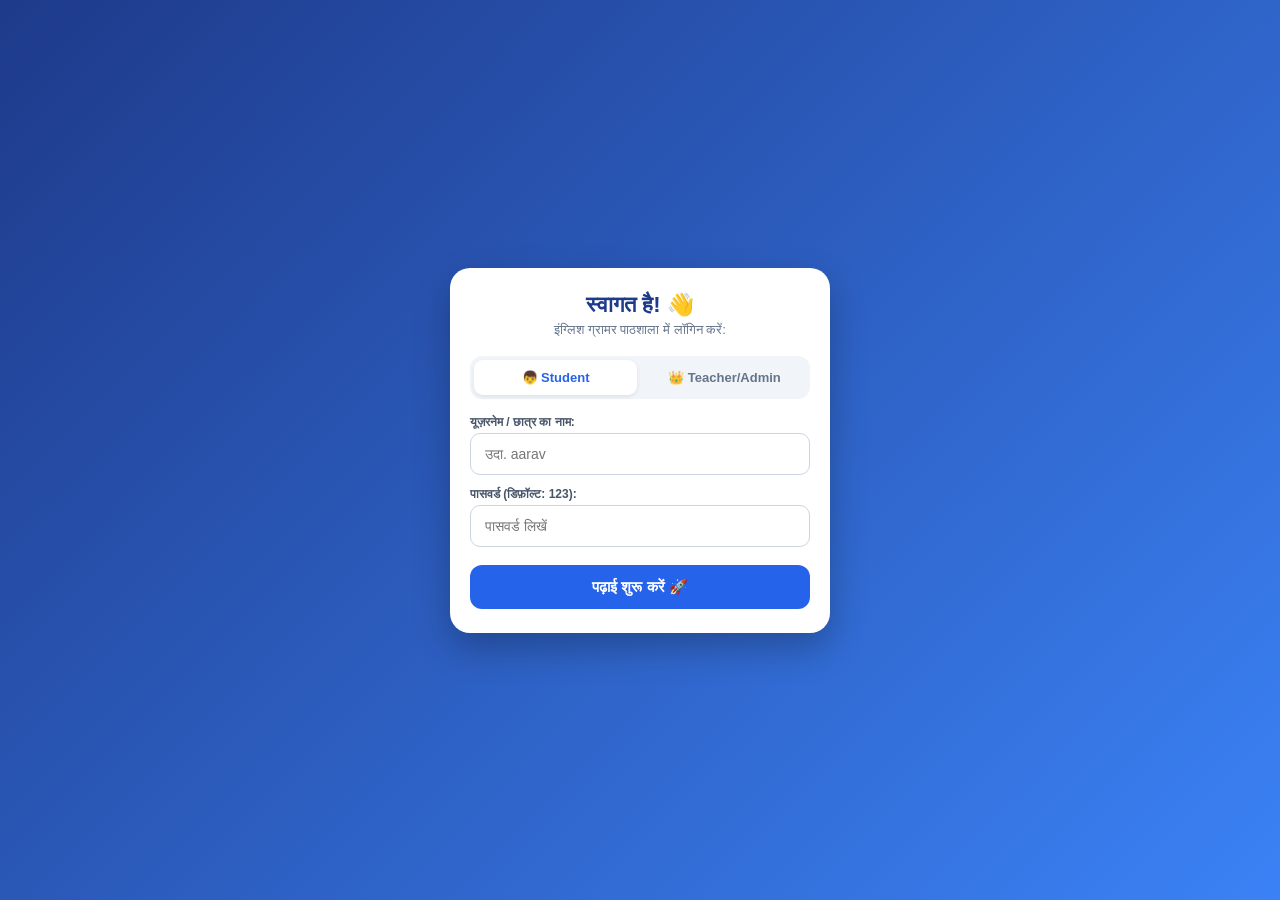
<file: kids_app.html>
<!DOCTYPE html>
<html lang="hi">
<head>
<meta charset="UTF-8">
<meta name="viewport" content="width=device-width, initial-scale=1.0, maximum-scale=1.0, user-scalable=no">
<title>Kids English Grammar Learning App</title>
<style>
  :root {
    --primary: #2563EB;
    --primary-light: #EFF6FF;
    --accent: #F59E0B;
    --success: #10B981;
    --danger: #EF4444;
    --purple: #7C3AED;
    --bg: #F8FAFC;
    --card: #FFFFFF;
    --text: #0F172A;
    --text-muted: #64748B;
  }

  * {
    box-sizing: border-box;
    margin: 0;
    padding: 0;
    -webkit-tap-highlight-color: transparent;
    font-family: -apple-system, BlinkMacSystemFont, "Segoe UI", Roboto, "Helvetica Neue", Arial, sans-serif;
  }

  body {
    background: var(--bg);
    color: var(--text);
    min-height: 100vh;
  }

  /* FULL-SCREEN ISOLATED LOGIN VIEW */
  #login-screen {
    position: fixed;
    top: 0; left: 0; width: 100%; height: 100%;
    background: linear-gradient(135deg, #1E3A8A, #3B82F6);
    display: flex;
    align-items: center;
    justify-content: center;
    padding: 16px;
    z-index: 9999;
  }
  .login-card {
    background: #FFFFFF;
    width: 100%;
    max-width: 380px;
    border-radius: 20px;
    padding: 24px 20px;
    box-shadow: 0 15px 35px rgba(0,0,0,0.25);
    text-align: center;
  }
  .login-card h2 { font-size: 22px; color: #1E3A8A; margin-bottom: 4px; font-weight: 800; }
  .login-card p { font-size: 13px; color: var(--text-muted); margin-bottom: 18px; }

  .role-toggle {
    display: flex;
    gap: 6px;
    background: #F1F5F9;
    padding: 4px;
    border-radius: 12px;
    margin-bottom: 16px;
  }
  .role-btn {
    flex: 1;
    border: none;
    padding: 10px;
    border-radius: 9px;
    font-weight: 700;
    font-size: 13px;
    cursor: pointer;
    background: transparent;
    color: #64748B;
  }
  .role-btn.active {
    background: #FFFFFF;
    color: var(--primary);
    box-shadow: 0 2px 5px rgba(0,0,0,0.08);
  }

  .field-group { text-align: left; margin-bottom: 12px; }
  .field-group label { font-size: 12px; font-weight: 700; color: #475569; display: block; margin-bottom: 4px; }
  .field-input {
    width: 100%;
    padding: 12px 14px;
    border: 1.5px solid #CBD5E1;
    border-radius: 10px;
    font-size: 14px;
    outline: none;
  }
  .field-input:focus { border-color: var(--primary); }

  .btn-submit-login {
    width: 100%;
    padding: 13px;
    border: none;
    background: var(--primary);
    color: white;
    font-weight: 800;
    font-size: 15px;
    border-radius: 12px;
    cursor: pointer;
    margin-top: 6px;
  }

  /* MAIN APP CONTENT (Hidden Until Authenticated) */
  #main-app {
    display: none;
    padding: 12px;
    padding-bottom: 90px;
  }

  .container { max-width: 600px; margin: 0 auto; }

  /* Top User Bar */
  .user-bar {
    display: flex;
    justify-content: space-between;
    align-items: center;
    background: #FFFFFF;
    padding: 10px 14px;
    border-radius: 14px;
    margin-bottom: 12px;
    box-shadow: 0 1px 4px rgba(0,0,0,0.05);
  }
  .user-badge {
    padding: 4px 10px;
    border-radius: 20px;
    font-size: 12px;
    font-weight: 800;
  }
  .badge-student { background: #E0E7FF; color: #3730A3; }
  .badge-admin { background: #FEF3C7; color: #92400E; }
  .btn-logout {
    background: #FEE2E2;
    color: #991B1B;
    border: none;
    padding: 6px 12px;
    border-radius: 8px;
    font-size: 12px;
    font-weight: 700;
    cursor: pointer;
  }

  header {
    text-align: center;
    padding: 14px 10px;
    background: #FFFFFF;
    border-radius: 16px;
    box-shadow: 0 2px 8px rgba(0,0,0,0.04);
    margin-bottom: 12px;
  }
  header h1 { font-size: 20px; color: #1E3A8A; font-weight: 800; }
  header p { font-size: 13px; color: var(--text-muted); margin-top: 3px; }

  #status-bar {
    background: #DCFCE7;
    color: #166534;
    border: 1px solid #86EFAC;
    padding: 10px 14px;
    border-radius: 12px;
    font-size: 13px;
    text-align: center;
    font-weight: 700;
    margin-bottom: 12px;
  }

  /* Admin Exclusive Management Box */
  #admin-panel {
    display: none;
    background: #EDE9FE;
    border: 2px dashed #8B5CF6;
    border-radius: 14px;
    padding: 14px;
    margin-bottom: 15px;
  }
  .admin-title { font-size: 13px; font-weight: 800; color: #5B21B6; margin-bottom: 8px; }
  .admin-actions { display: flex; gap: 8px; flex-wrap: wrap; margin-bottom: 12px; }
  .btn-sync {
    background: var(--purple);
    color: white;
    border: none;
    border-radius: 10px;
    padding: 8px 12px;
    font-size: 12px;
    font-weight: 700;
    cursor: pointer;
  }
  .add-student-box {
    background: #FFFFFF;
    padding: 10px;
    border-radius: 10px;
    display: flex;
    gap: 6px;
  }
  .add-student-box input {
    flex: 1;
    padding: 8px;
    border: 1px solid #CBD5E1;
    border-radius: 8px;
    font-size: 13px;
  }
  .add-student-box button {
    background: var(--success);
    color: white;
    border: none;
    padding: 8px 12px;
    border-radius: 8px;
    font-weight: 700;
    font-size: 12px;
    cursor: pointer;
  }

  /* Category Slider Tabs */
  .tabs-wrapper {
    overflow-x: auto;
    white-space: nowrap;
    margin-bottom: 14px;
    padding-bottom: 4px;
    -webkit-overflow-scrolling: touch;
    scrollbar-width: none;
  }
  .tabs-wrapper::-webkit-scrollbar { display: none; }
  .tabs { display: inline-flex; gap: 8px; }
  .tab-btn {
    background: #E2E8F0;
    border: none;
    padding: 10px 18px;
    border-radius: 25px;
    font-size: 13px;
    font-weight: 700;
    color: #475569;
    cursor: pointer;
  }
  .tab-btn.active {
    background: var(--primary);
    color: #FFFFFF;
    box-shadow: 0 3px 8px rgba(37,99,235,0.25);
  }

  .content-section { display: none; }
  .content-section.active { display: block; }

  /* Question Cards */
  .card {
    background: var(--card);
    border-radius: 16px;
    padding: 16px;
    margin-bottom: 14px;
    box-shadow: 0 2px 8px rgba(0,0,0,0.04);
    border: 1px solid #E2E8F0;
    border-left: 6px solid var(--primary);
  }
  .card.concept { border-left-color: var(--accent); }
  .card.magic { border-left-color: var(--success); }

  .q-badge {
    display: inline-block;
    font-size: 11px;
    font-weight: 800;
    text-transform: uppercase;
    color: var(--primary);
    background: var(--primary-light);
    padding: 3px 8px;
    border-radius: 6px;
    margin-bottom: 8px;
  }
  .sentence {
    font-size: 17px;
    font-weight: 700;
    color: #0F172A;
    line-height: 1.4;
    margin-bottom: 6px;
  }
  .hindi-meaning {
    font-size: 14px;
    color: #059669;
    font-weight: 700;
    background: #ECFDF5;
    padding: 6px 10px;
    border-radius: 8px;
    margin-bottom: 12px;
    display: inline-block;
    width: 100%;
  }

  /* Big Touch Option Buttons */
  .opts {
    display: grid;
    grid-template-columns: repeat(auto-fit, minmax(110px, 1fr));
    gap: 8px;
    margin-bottom: 14px;
  }
  .opt-btn {
    border: 2px solid #CBD5E1;
    background: #F8FAFC;
    padding: 12px 10px;
    border-radius: 12px;
    font-weight: 700;
    font-size: 14px;
    color: #1E293B;
    text-align: center;
    cursor: pointer;
  }
  .opt-btn.correct { background: var(--success) !important; color: white !important; border-color: var(--success) !important; }
  .opt-btn.wrong { background: var(--danger) !important; color: white !important; border-color: var(--danger) !important; }

  /* Audio Action Buttons */
  .action-row {
    display: flex;
    flex-wrap: wrap;
    gap: 8px;
    align-items: center;
  }
  .btn-touch {
    flex: 1 1 calc(50% - 4px);
    border: none;
    padding: 12px 10px;
    border-radius: 12px;
    font-size: 13px;
    font-weight: 700;
    display: flex;
    align-items: center;
    justify-content: center;
    gap: 6px;
    cursor: pointer;
  }
  .btn-ai { background: #EEF2FF; color: #3730A3; }
  .btn-parent {
    background: #FAF5FF;
    color: #6B21A8;
    border: 1.5px solid #D8B4FE;
    display: none;
  }
  .btn-why {
    background: #FFFBEB;
    color: #92400E;
    border: 1px solid #FDE68A;
    flex-basis: 100%;
  }

  /* Admin-Only Record Buttons */
  .btn-rec {
    display: none;
    background: #FEE2E2;
    color: #991B1B;
    border: 1px solid #FCA5A5;
    flex-basis: 100%;
    padding: 10px;
    margin-top: 6px;
    border-radius: 10px;
    font-weight: 700;
    font-size: 12px;
    cursor: pointer;
  }
  .btn-rec.recording { background: #DC2626; color: white; animation: pulse 1s infinite; }

  @keyframes pulse {
    0% { transform: scale(1); }
    50% { transform: scale(1.02); }
    100% { transform: scale(1); }
  }

  .explain-box {
    display: none;
    background: #FFFBEB;
    border: 1px solid #FCD34D;
    padding: 12px;
    border-radius: 10px;
    font-size: 13px;
    color: #78350F;
    margin-top: 10px;
    line-height: 1.5;
  }
</style>
</head>
<body onclick="unlockAudioOnce()">

<!-- 1. FULLY ISOLATED LOGIN VIEW -->
<div id="login-screen">
  <div class="login-card">
    <h2>स्वागत है! 👋</h2>
    <p>इंग्लिश ग्रामर पाठशाला में लॉगिन करें:</p>

    <div class="role-toggle">
      <button class="role-btn active" id="tab-student" onclick="setLoginTab('student')">👦 Student</button>
      <button class="role-btn" id="tab-admin" onclick="setLoginTab('admin')">👑 Teacher/Admin</button>
    </div>

    <!-- Student Login -->
    <div id="student-login-box">
      <div class="field-group">
        <label>यूज़रनेम / छात्र का नाम:</label>
        <input type="text" id="stu-username" class="field-input" placeholder="उदा. aarav">
      </div>
      <div class="field-group">
        <label>पासवर्ड (डिफ़ॉल्ट: 123):</label>
        <input type="password" id="stu-pass" class="field-input" placeholder="पासवर्ड लिखें">
      </div>
      <button class="btn-submit-login" onclick="loginStudent()">पढ़ाई शुरू करें 🚀</button>
    </div>

    <!-- Admin Login -->
    <div id="admin-login-box" style="display:none;">
      <div class="field-group">
        <label>Admin Security PIN:</label>
        <input type="password" id="admin-pin" class="field-input" placeholder="PIN दर्ज करें (डिफ़ॉल्ट: 1234)">
      </div>
      <button class="btn-submit-login" style="background:var(--purple);" onclick="loginAdmin()">Admin Login 🔓</button>
    </div>
  </div>
</div>

<!-- 2. MAIN APP CONTENT -->
<div id="main-app">
  <div class="container">

    <div class="user-bar">
      <div>
        <span id="role-badge" class="user-badge badge-student">Student</span>
        <span id="display-username" style="font-weight:700;margin-left:6px;">आरव</span>
      </div>
      <button class="btn-logout" onclick="logout()">🚪 Logout</button>
    </div>

    <header>
      <h1>🎓 इंग्लिश ग्रामर पाठशाला 🎓</h1>
      <p>सुनो, समझो और खेल-खेल में सीखो!</p>
    </header>

    <div id="status-bar">🔊 आवाज़ रेडी है! किसी भी बटन पर टैप करें।</div>

    <!-- Admin Tools (Hidden from Students) -->
    <div id="admin-panel">
      <div class="admin-title">⚙️ Admin Controls (वॉइस और छात्र मैनेजमेंट)</div>
      <div class="admin-actions">
        <button class="btn-sync" onclick="exportVoices()">📥 Download All Voices</button>
        <button class="btn-sync" onclick="document.getElementById('file-input').click()">📤 Upload Voices File</button>
        <input type="file" id="file-input" style="display:none" accept=".json" onchange="importVoices(event)">
      </div>
      <div style="font-size:12px;font-weight:700;color:#5B21B6;margin-bottom:6px;">➕ नया छात्र जोड़ें (Default Password: 123):</div>
      <div class="add-student-box">
        <input type="text" id="new-stu-name" placeholder="छात्र का नाम लिखें">
        <button onclick="addNewStudent()">Add Student</button>
      </div>
    </div>

    <!-- Slider Tabs -->
    <div class="tabs-wrapper">
      <div class="tabs">
        <button class="tab-btn active" onclick="openTab(0)">🌟 Understanding</button>
        <button class="tab-btn" onclick="openTab(1)">Exercise A</button>
        <button class="tab-btn" onclick="openTab(2)">Exercise B</button>
        <button class="tab-btn" onclick="openTab(3)">Exercise C</button>
        <button class="tab-btn" onclick="openTab(4)">Exercise D</button>
      </div>
    </div>

    <!-- UNDERSTANDING TAB -->
    <div id="tab-0" class="content-section active">
      <div class="card concept" id="card-und_verb">
        <div class="q-badge">नियम 1</div>
        <div class="sentence">Verb (क्रिया) क्या होता है?</div>
        <div class="hindi-meaning">👉 काम वाले शब्द = Verb</div>
        <p style="font-size:14px;color:#334155;line-height:1.5;margin-bottom:12px;">
          Verb का मतलब होता है कोई भी <b>काम</b>! जैसे खेलना (Play), खाना (Eat), सोना (Sleep), नाचना (Dance)। जब भी कोई वाक्य आए, तो पूछो: <i>यहाँ क्या काम हो रहा है?</i> वही Verb है।
        </p>
        <div class="action-row">
          <button class="btn-touch btn-ai" onclick="sayText('Verb का मतलब होता है कोई भी काम! जैसे खेलना, खाना, सोना, नाचना। जब भी कोई वाक्य आए तो पूछो यहाँ क्या काम हो रहा है, वही Verb है!')">🔊 AI आवाज़ सुनो</button>
          <button class="btn-touch btn-parent" id="play-und_verb" onclick="playCustomAudio('und_verb')">▶️ माता-पिता की आवाज़</button>
          <button class="btn-rec" onclick="toggleRecord('und_verb', this)">🔴 Record अपनी आवाज़</button>
        </div>
      </div>

      <div class="card concept" id="card-und_tense">
        <div class="q-badge">नियम 2</div>
        <div class="sentence">Tense (समय की 3 घड़ियाँ)</div>
        <div class="hindi-meaning">👉 Past, Future, Present</div>
        <p style="font-size:14px;color:#334155;line-height:1.5;margin-bottom:12px;">
          <b>1. Past:</b> जो काम खत्म हो चुका।<br>
          <b>2. Future:</b> जो काम हम आगे करेंगे।<br>
          <b>3. Present:</b> जो काम हम आज या रोज़ करते हैं।
        </p>
        <div class="action-row">
          <button class="btn-touch btn-ai" onclick="sayText('दिनभर हम जो भी काम करते हैं वह तीन समय में होता है। पहला पास्ट जो हो चुका, दूसरा फ्यूचर जो आगे होगा, और तीसरा प्रेजेंट जो आज हो रहा है!')">🔊 AI आवाज़ सुनो</button>
          <button class="btn-touch btn-parent" id="play-und_tense" onclick="playCustomAudio('und_tense')">▶️ माता-पिता की आवाज़</button>
          <button class="btn-rec" onclick="toggleRecord('und_tense', this)">🔴 Record अपनी आवाज़</button>
        </div>
      </div>

      <div class="card magic" id="card-und_magic">
        <div class="q-badge" style="background:#D1FAE5;color:#047857;">जादुई फॉर्मूला</div>
        <div class="sentence">⭐ 99% वाला जादुई नियम</div>
        <div class="hindi-meaning">👉 परीक्षा में पहचानने का सीक्रेट</div>
        <p style="font-size:14px;color:#334155;line-height:1.5;margin-bottom:12px;">
          👉 <b>Will दिखा?</b> तो पक्का <b>Future</b> है!<br>
          👉 <b>-ed दिखा?</b> तो पक्का <b>Past</b> है!<br>
          👉 <b>Will भी नहीं, -ed भी नहीं?</b> तो <b>99% Present</b> है!
        </p>
        <div class="action-row">
          <button class="btn-touch btn-ai" onclick="sayText('जादुई फॉर्मूला याद रखो। अगर वाक्य में विल दिखा तो फ्यूचर, ई डी दिखा तो पास्ट, और दोनों नहीं दिखे तो निन्यानवे परसेंट प्रेजेंट टेंस!')">🔊 AI आवाज़ सुनो</button>
          <button class="btn-touch btn-parent" id="play-und_magic" onclick="playCustomAudio('und_magic')">▶️ माता-पिता की आवाज़</button>
          <button class="btn-rec" onclick="toggleRecord('und_magic', this)">🔴 Record अपनी आवाज़</button>
        </div>
      </div>
    </div>

    <!-- EXERCISE A -->
    <div id="tab-1" class="content-section">
      <!-- Q1 -->
      <div class="card" id="card-a1" data-ans="P" data-exp="यहाँ काम boiled है। इसमें -ed लगा है, यानी दूध पहले ही उबलकर गिर गया। इसलिए यह Past Tense है।" data-spoken="द मिल्क बॉइल्ड ओवर। मतलब दूध उबलकर बाहर गिर गया।">
        <div class="q-badge">Question 1</div>
        <div class="sentence">1. The milk boiled over.</div>
        <div class="hindi-meaning">👉 हिंदी: दूध उबलकर बर्तन से बाहर गिर गया।</div>
        <div class="opts">
          <button class="opt-btn" onclick="check(this, 'Pr')">Pr</button>
          <button class="opt-btn" onclick="check(this, 'P')">P (Past)</button>
          <button class="opt-btn" onclick="check(this, 'F')">F (Future)</button>
        </div>
        <div class="action-row">
          <button class="btn-touch btn-ai" onclick="playVoice(this)">🔊 AI आवाज़</button>
          <button class="btn-touch btn-parent" id="play-a1" onclick="playCustomAudio('a1')">▶️ आवाज़ सुनो</button>
          <button class="btn-touch btn-why" onclick="toggleExp(this)">💡 Understand (कारण)</button>
          <button class="btn-rec" onclick="toggleRecord('a1', this)">🔴 Record अपनी आवाज़</button>
        </div>
        <div class="explain-box"></div>
      </div>

      <!-- Q2 -->
      <div class="card" id="card-a2" data-ans="F" data-exp="यहाँ will make लगा है। जहाँ will होता है वह हमेशा Future Tense होता है।" data-spoken="दे विल मेक अ ब्रिज हियर। मतलब वे यहाँ एक पुल बनाएंगे।">
        <div class="q-badge">Question 2</div>
        <div class="sentence">2. They will make a bridge here.</div>
        <div class="hindi-meaning">👉 हिंदी: वे यहाँ एक नया पुल बनाएंगे।</div>
        <div class="opts">
          <button class="opt-btn" onclick="check(this, 'Pr')">Pr</button>
          <button class="opt-btn" onclick="check(this, 'P')">P (Past)</button>
          <button class="opt-btn" onclick="check(this, 'F')">F (Future)</button>
        </div>
        <div class="action-row">
          <button class="btn-touch btn-ai" onclick="playVoice(this)">🔊 AI आवाज़</button>
          <button class="btn-touch btn-parent" id="play-a2" onclick="playCustomAudio('a2')">▶️ आवाज़ सुनो</button>
          <button class="btn-touch btn-why" onclick="toggleExp(this)">💡 Understand</button>
          <button class="btn-rec" onclick="toggleRecord('a2', this)">🔴 Record अपनी आवाज़</button>
        </div>
        <div class="explain-box"></div>
      </div>

      <!-- Q3 -->
      <div class="card" id="card-a3" data-ans="Pr" data-exp="यहाँ काम है watch। इसमें न तो will है और न ही -ed, इसलिए यह Present Tense है।" data-spoken="आई वॉच टेलीविज़न ओनली ऑन वीकेंड्स। मतलब मैं केवल शनिवार-रविवार को टीवी देखता हूँ।">
        <div class="q-badge">Question 3</div>
        <div class="sentence">3. I watch television only on weekends.</div>
        <div class="hindi-meaning">👉 हिंदी: मैं सिर्फ शनिवार और रविवार को टीवी देखता हूँ।</div>
        <div class="opts">
          <button class="opt-btn" onclick="check(this, 'Pr')">Pr (Present)</button>
          <button class="opt-btn" onclick="check(this, 'P')">P</button>
          <button class="opt-btn" onclick="check(this, 'F')">F</button>
        </div>
        <div class="action-row">
          <button class="btn-touch btn-ai" onclick="playVoice(this)">🔊 AI आवाज़</button>
          <button class="btn-touch btn-parent" id="play-a3" onclick="playCustomAudio('a3')">▶️ आवाज़ सुनो</button>
          <button class="btn-touch btn-why" onclick="toggleExp(this)">💡 Understand</button>
          <button class="btn-rec" onclick="toggleRecord('a3', this)">🔴 Record अपनी आवाज़</button>
        </div>
        <div class="explain-box"></div>
      </div>

      <!-- Q4 -->
      <div class="card" id="card-a4" data-ans="F" data-exp="यहाँ will visit लगा है। will का मतलब हमेशा Future Tense होता है।" data-spoken="माय ग्रैंडमदर विल विज़िट अस इन जनवरी। दादी जनवरी में मिलने आएँगी।">
        <div class="q-badge">Question 4</div>
        <div class="sentence">4. My grandmother will visit us in January.</div>
        <div class="hindi-meaning">👉 हिंदी: मेरी दादी जनवरी के महीने में हमसे मिलने आएँगी।</div>
        <div class="opts">
          <button class="opt-btn" onclick="check(this, 'Pr')">Pr</button>
          <button class="opt-btn" onclick="check(this, 'P')">P</button>
          <button class="opt-btn" onclick="check(this, 'F')">F (Future)</button>
        </div>
        <div class="action-row">
          <button class="btn-touch btn-ai" onclick="playVoice(this)">🔊 AI आवाज़</button>
          <button class="btn-touch btn-parent" id="play-a4" onclick="playCustomAudio('a4')">▶️ आवाज़ सुनो</button>
          <button class="btn-touch btn-why" onclick="toggleExp(this)">💡 Understand</button>
          <button class="btn-rec" onclick="toggleRecord('a4', this)">🔴 Record अपनी आवाज़</button>
        </div>
        <div class="explain-box"></div>
      </div>

      <!-- Q5 -->
      <div class="card" id="card-a5" data-ans="P" data-exp="started में -ed लगा है और पिछले साल की बात है। Past Tense!" data-spoken="आई स्टार्टेड माय डांस प्रैक्टिस लास्ट ईयर।">
        <div class="q-badge">Question 5</div>
        <div class="sentence">5. I started my dance practice last year.</div>
        <div class="hindi-meaning">👉 हिंदी: मैंने पिछले साल डांस की प्रैक्टिस शुरू की थी।</div>
        <div class="opts">
          <button class="opt-btn" onclick="check(this, 'Pr')">Pr</button>
          <button class="opt-btn" onclick="check(this, 'P')">P (Past)</button>
          <button class="opt-btn" onclick="check(this, 'F')">F</button>
        </div>
        <div class="action-row">
          <button class="btn-touch btn-ai" onclick="playVoice(this)">🔊 AI आवाज़</button>
          <button class="btn-touch btn-parent" id="play-a5" onclick="playCustomAudio('a5')">▶️ आवाज़ सुनो</button>
          <button class="btn-touch btn-why" onclick="toggleExp(this)">💡 Understand</button>
          <button class="btn-rec" onclick="toggleRecord('a5', this)">🔴 Record अपनी आवाज़</button>
        </div>
        <div class="explain-box"></div>
      </div>

      <!-- Q6 -->
      <div class="card" id="card-a6" data-ans="P" data-exp="called में -ed लगा है। काम पहले ही हो चुका है।" data-spoken="टॉम सॉयर कॉल्ड ऑल हिज़ फ्रेंड्स। टॉम ने दोस्तों को बुलाया।">
        <div class="q-badge">Question 6</div>
        <div class="sentence">6. Tom Sawyer called all his friends.</div>
        <div class="hindi-meaning">👉 हिंदी: टॉम सॉयर ने अपने सभी दोस्तों को आवाज़ देकर बुलाया।</div>
        <div class="opts">
          <button class="opt-btn" onclick="check(this, 'Pr')">Pr</button>
          <button class="opt-btn" onclick="check(this, 'P')">P (Past)</button>
          <button class="opt-btn" onclick="check(this, 'F')">F</button>
        </div>
        <div class="action-row">
          <button class="btn-touch btn-ai" onclick="playVoice(this)">🔊 AI आवाज़</button>
          <button class="btn-touch btn-parent" id="play-a6" onclick="playCustomAudio('a6')">▶️ आवाज़ सुनो</button>
          <button class="btn-touch btn-why" onclick="toggleExp(this)">💡 Understand</button>
          <button class="btn-rec" onclick="toggleRecord('a6', this)">🔴 Record अपनी आवाज़</button>
        </div>
        <div class="explain-box"></div>
      </div>

      <!-- Q7 -->
      <div class="card" id="card-a7" data-ans="P" data-exp="freeze का Past रूप froze होता है। नदी पहले जमी थी।" data-spoken="द रिवर फ़्रोज़ इन विंटर। सर्दियों में नदी जम गई।">
        <div class="q-badge">Question 7</div>
        <div class="sentence">7. The river froze in winter.</div>
        <div class="hindi-meaning">👉 हिंदी: सर्दियों के मौसम में नदी का पानी बर्फ बनकर जम गया।</div>
        <div class="opts">
          <button class="opt-btn" onclick="check(this, 'Pr')">Pr</button>
          <button class="opt-btn" onclick="check(this, 'P')">P (Past)</button>
          <button class="opt-btn" onclick="check(this, 'F')">F</button>
        </div>
        <div class="action-row">
          <button class="btn-touch btn-ai" onclick="playVoice(this)">🔊 AI आवाज़</button>
          <button class="btn-touch btn-parent" id="play-a7" onclick="playCustomAudio('a7')">▶️ आवाज़ सुनो</button>
          <button class="btn-touch btn-why" onclick="toggleExp(this)">💡 Understand</button>
          <button class="btn-rec" onclick="toggleRecord('a7', this)">🔴 Record अपनी आवाज़</button>
        </div>
        <div class="explain-box"></div>
      </div>

      <!-- Q8 -->
      <div class="card" id="card-a8" data-ans="P" data-exp="arrived में -d लगा है और कल की बात है। Past Tense!" data-spoken="द पैकेज अराइव्ड यस्टरडे। पार्सल कल ही आ गया था।">
        <div class="q-badge">Question 8</div>
        <div class="sentence">8. The package arrived yesterday.</div>
        <div class="hindi-meaning">👉 हिंदी: वह पार्सल कल ही हमारे घर पहुँच गया था।</div>
        <div class="opts">
          <button class="opt-btn" onclick="check(this, 'Pr')">Pr</button>
          <button class="opt-btn" onclick="check(this, 'P')">P (Past)</button>
          <button class="opt-btn" onclick="check(this, 'F')">F</button>
        </div>
        <div class="action-row">
          <button class="btn-touch btn-ai" onclick="playVoice(this)">🔊 AI आवाज़</button>
          <button class="btn-touch btn-parent" id="play-a8" onclick="playCustomAudio('a8')">▶️ आवाज़ सुनो</button>
          <button class="btn-touch btn-why" onclick="toggleExp(this)">💡 Understand</button>
          <button class="btn-rec" onclick="toggleRecord('a8', this)">🔴 Record अपनी आवाज़</button>
        </div>
        <div class="explain-box"></div>
      </div>

      <!-- Q9 -->
      <div class="card" id="card-a9" data-ans="Pr" data-exp="revolves में न will है न -ed। यह बात हमेशा सच रहती है।" data-spoken="द अर्थ रिवॉल्व्स अराउंड द सन। पृथ्वी सूरज के चारों ओर घूमती है।">
        <div class="q-badge">Question 9</div>
        <div class="sentence">9. The Earth revolves around the Sun.</div>
        <div class="hindi-meaning">👉 हिंदी: पृथ्वी सूरज के चारों तरफ गोल-गोल चक्कर लगाती है।</div>
        <div class="opts">
          <button class="opt-btn" onclick="check(this, 'Pr')">Pr (Present)</button>
          <button class="opt-btn" onclick="check(this, 'P')">P</button>
          <button class="opt-btn" onclick="check(this, 'F')">F</button>
        </div>
        <div class="action-row">
          <button class="btn-touch btn-ai" onclick="playVoice(this)">🔊 AI आवाज़</button>
          <button class="btn-touch btn-parent" id="play-a9" onclick="playCustomAudio('a9')">▶️ आवाज़ सुनो</button>
          <button class="btn-touch btn-why" onclick="toggleExp(this)">💡 Understand</button>
          <button class="btn-rec" onclick="toggleRecord('a9', this)">🔴 Record अपनी आवाज़</button>
        </div>
        <div class="explain-box"></div>
      </div>

      <!-- Q10 -->
      <div class="card" id="card-a10" data-ans="Pr" data-exp="feel में न will है न -ed, शाम को भूख लगना आदत है।" data-spoken="आई फील वेरी हंग्री इन द ईवनिंग। मुझे शाम को बहुत भूख लगती है।">
        <div class="q-badge">Question 10</div>
        <div class="sentence">10. I feel very hungry in the evening.</div>
        <div class="hindi-meaning">👉 हिंदी: मुझे शाम के समय बहुत ज़ोरों की भूख लगती है।</div>
        <div class="opts">
          <button class="opt-btn" onclick="check(this, 'Pr')">Pr (Present)</button>
          <button class="opt-btn" onclick="check(this, 'P')">P</button>
          <button class="opt-btn" onclick="check(this, 'F')">F</button>
        </div>
        <div class="action-row">
          <button class="btn-touch btn-ai" onclick="playVoice(this)">🔊 AI आवाज़</button>
          <button class="btn-touch btn-parent" id="play-a10" onclick="playCustomAudio('a10')">▶️ आवाज़ सुनो</button>
          <button class="btn-touch btn-why" onclick="toggleExp(this)">💡 Understand</button>
          <button class="btn-rec" onclick="toggleRecord('a10', this)">🔴 Record अपनी आवाज़</button>
        </div>
        <div class="explain-box"></div>
      </div>
    </div>

    <!-- EXERCISE B -->
    <div id="tab-2" class="content-section">
      <div class="card" id="card-b1" data-ans="brushed" data-exp="brush का Past Form 'brushed' होता है।" data-spoken="शिया ब्रश्ड हर टीथ एट नाइट। शिया ने रात को ब्रश किया।">
        <div class="q-badge">Question 1</div>
        <div class="sentence">1. Shia _______ (brush) her teeth at night.</div>
        <div class="hindi-meaning">👉 हिंदी: शिया ने रात को सोने से पहले अपने दाँत ब्रश किए।</div>
        <div class="opts">
          <button class="opt-btn" onclick="check(this, 'brushed')">brushed</button>
          <button class="opt-btn" onclick="check(this, 'brushing')">brushing</button>
        </div>
        <div class="action-row">
          <button class="btn-touch btn-ai" onclick="playVoice(this)">🔊 AI आवाज़</button>
          <button class="btn-touch btn-parent" id="play-b1" onclick="playCustomAudio('b1')">▶️ आवाज़ सुनो</button>
          <button class="btn-touch btn-why" onclick="toggleExp(this)">💡 Understand</button>
          <button class="btn-rec" onclick="toggleRecord('b1', this)">🔴 Record अपनी आवाज़</button>
        </div>
        <div class="explain-box"></div>
      </div>

      <div class="card" id="card-b2" data-ans="played" data-exp="play में -ed लगाने से 'played' बनता है।" data-spoken="दीज़ म्यूज़िशियंस प्लेड रॉक म्यूज़िक।">
        <div class="q-badge">Question 2</div>
        <div class="sentence">2. These musicians _______ (play) rock music.</div>
        <div class="hindi-meaning">👉 हिंदी: इन संगीतकारों ने स्टेज पर रॉक संगीत बजाया।</div>
        <div class="opts">
          <button class="opt-btn" onclick="check(this, 'played')">played</button>
          <button class="opt-btn" onclick="check(this, 'playes')">playes</button>
        </div>
        <div class="action-row">
          <button class="btn-touch btn-ai" onclick="playVoice(this)">🔊 AI आवाज़</button>
          <button class="btn-touch btn-parent" id="play-b2" onclick="playCustomAudio('b2')">▶️ आवाज़ सुनो</button>
          <button class="btn-touch btn-why" onclick="toggleExp(this)">💡 Understand</button>
          <button class="btn-rec" onclick="toggleRecord('b2', this)">🔴 Record अपनी आवाज़</button>
        </div>
        <div class="explain-box"></div>
      </div>

      <div class="card" id="card-b3" data-ans="landed" data-exp="land में -ed लगाने से 'landed' बनता है।" data-spoken="दी एस्ट्रोनॉट्स लैंडेड ऑन द मून।">
        <div class="q-badge">Question 3</div>
        <div class="sentence">3. The astronauts _______ (land) on the moon.</div>
        <div class="hindi-meaning">👉 हिंदी: वे अंतरिक्ष यात्री चाँद की ज़मीन पर सुरक्षित उतरे।</div>
        <div class="opts">
          <button class="opt-btn" onclick="check(this, 'landed')">landed</button>
          <button class="opt-btn" onclick="check(this, 'landing')">landing</button>
        </div>
        <div class="action-row">
          <button class="btn-touch btn-ai" onclick="playVoice(this)">🔊 AI आवाज़</button>
          <button class="btn-touch btn-parent" id="play-b3" onclick="playCustomAudio('b3')">▶️ आवाज़ सुनो</button>
          <button class="btn-touch btn-why" onclick="toggleExp(this)">💡 Understand</button>
          <button class="btn-rec" onclick="toggleRecord('b3', this)">🔴 Record अपनी आवाज़</button>
        </div>
        <div class="explain-box"></div>
      </div>

      <div class="card" id="card-b4" data-ans="sang" data-exp="sing का Past हमेशा sang होता है।" data-spoken="द लिटिल गर्ल सैंग हैप्पी सॉन्ग्स।">
        <div class="q-badge">Question 4</div>
        <div class="sentence">4. The little girl _______ (sing) happy songs.</div>
        <div class="hindi-meaning">👉 हिंदी: उस छोटी बच्ची ने खुशी भरे प्यारे-प्यारे गाने गाए।</div>
        <div class="opts">
          <button class="opt-btn" onclick="check(this, 'singed')">singed</button>
          <button class="opt-btn" onclick="check(this, 'sang')">sang</button>
        </div>
        <div class="action-row">
          <button class="btn-touch btn-ai" onclick="playVoice(this)">🔊 AI आवाज़</button>
          <button class="btn-touch btn-parent" id="play-b4" onclick="playCustomAudio('b4')">▶️ आवाज़ सुनो</button>
          <button class="btn-touch btn-why" onclick="toggleExp(this)">💡 Understand</button>
          <button class="btn-rec" onclick="toggleRecord('b4', this)">🔴 Record अपनी आवाज़</button>
        </div>
        <div class="explain-box"></div>
      </div>

      <div class="card" id="card-b5" data-ans="was" data-exp="I के साथ be का Past हमेशा was होता है।" data-spoken="आई वॉज़ पोलाइट टू एवरीवन।">
        <div class="q-badge">Question 5</div>
        <div class="sentence">5. I _______ (be) polite to everyone.</div>
        <div class="hindi-meaning">👉 हिंदी: मैं सभी लोगों के साथ बहुत विनम्र और अच्छा था।</div>
        <div class="opts">
          <button class="opt-btn" onclick="check(this, 'was')">was</button>
          <button class="opt-btn" onclick="check(this, 'were')">were</button>
        </div>
        <div class="action-row">
          <button class="btn-touch btn-ai" onclick="playVoice(this)">🔊 AI आवाज़</button>
          <button class="btn-touch btn-parent" id="play-b5" onclick="playCustomAudio('b5')">▶️ आवाज़ सुनो</button>
          <button class="btn-touch btn-why" onclick="toggleExp(this)">💡 Understand</button>
          <button class="btn-rec" onclick="toggleRecord('b5', this)">🔴 Record अपनी आवाज़</button>
        </div>
        <div class="explain-box"></div>
      </div>

      <div class="card" id="card-b6" data-ans="wrote" data-exp="write का Past 'wrote' होता है।" data-spoken="माय फादर रोट स्टोरीज़।">
        <div class="q-badge">Question 6</div>
        <div class="sentence">6. My father _______ (write) stories for children.</div>
        <div class="hindi-meaning">👉 हिंदी: मेरे पिताजी ने छोटे बच्चों के लिए सुंदर कहानियाँ लिखीं।</div>
        <div class="opts">
          <button class="opt-btn" onclick="check(this, 'writed')">writed</button>
          <button class="opt-btn" onclick="check(this, 'wrote')">wrote</button>
        </div>
        <div class="action-row">
          <button class="btn-touch btn-ai" onclick="playVoice(this)">🔊 AI आवाज़</button>
          <button class="btn-touch btn-parent" id="play-b6" onclick="playCustomAudio('b6')">▶️ आवाज़ सुनो</button>
          <button class="btn-touch btn-why" onclick="toggleExp(this)">💡 Understand</button>
          <button class="btn-rec" onclick="toggleRecord('b6', this)">🔴 Record अपनी आवाज़</button>
        </div>
        <div class="explain-box"></div>
      </div>

      <div class="card" id="card-b7" data-ans="studied" data-exp="study में y हटाकर -ied लगकर 'studied' बनता है।" data-spoken="वी स्टडीड फ्रेंच इन स्कूल।">
        <div class="q-badge">Question 7</div>
        <div class="sentence">7. We _______ (study) French in school.</div>
        <div class="hindi-meaning">👉 हिंदी: हमने अपने स्कूल में फ्रेंच भाषा की पढ़ाई की थी।</div>
        <div class="opts">
          <button class="opt-btn" onclick="check(this, 'studyed')">studyed</button>
          <button class="opt-btn" onclick="check(this, 'studied')">studied</button>
        </div>
        <div class="action-row">
          <button class="btn-touch btn-ai" onclick="playVoice(this)">🔊 AI आवाज़</button>
          <button class="btn-touch btn-parent" id="play-b7" onclick="playCustomAudio('b7')">▶️ आवाज़ सुनो</button>
          <button class="btn-touch btn-why" onclick="toggleExp(this)">💡 Understand</button>
          <button class="btn-rec" onclick="toggleRecord('b7', this)">🔴 Record अपनी आवाज़</button>
        </div>
        <div class="explain-box"></div>
      </div>

      <div class="card" id="card-b8" data-ans="met" data-exp="meet का Past रूप 'met' होता है।" data-spoken="द प्रेसिडेंट मेट ऑल द मिनिस्टर्स।">
        <div class="q-badge">Question 8</div>
        <div class="sentence">8. The President _______ (meet) all the ministers.</div>
        <div class="hindi-meaning">👉 हिंदी: राष्ट्रपति ने सभी मंत्रियों से मुलाकात की।</div>
        <div class="opts">
          <button class="opt-btn" onclick="check(this, 'meeted')">meeted</button>
          <button class="opt-btn" onclick="check(this, 'met')">met</button>
        </div>
        <div class="action-row">
          <button class="btn-touch btn-ai" onclick="playVoice(this)">🔊 AI आवाज़</button>
          <button class="btn-touch btn-parent" id="play-b8" onclick="playCustomAudio('b8')">▶️ आवाज़ सुनो</button>
          <button class="btn-touch btn-why" onclick="toggleExp(this)">💡 Understand</button>
          <button class="btn-rec" onclick="toggleRecord('b8', this)">🔴 Record अपनी आवाज़</button>
        </div>
        <div class="explain-box"></div>
      </div>

      <div class="card" id="card-b9" data-ans="dropped" data-exp="drop में डबल 'p' होकर 'dropped' बनता है।" data-spoken="दे ड्रॉप्ड फ़्लायर्स।">
        <div class="q-badge">Question 9</div>
        <div class="sentence">9. They _______ (drop) flyers from the hot-air balloon.</div>
        <div class="hindi-meaning">👉 हिंदी: उन्होंने उड़ते हुए गुब्बारे से नीचे विज्ञापन पर्चे गिराए।</div>
        <div class="opts">
          <button class="opt-btn" onclick="check(this, 'droped')">droped</button>
          <button class="opt-btn" onclick="check(this, 'dropped')">dropped</button>
        </div>
        <div class="action-row">
          <button class="btn-touch btn-ai" onclick="playVoice(this)">🔊 AI आवाज़</button>
          <button class="btn-touch btn-parent" id="play-b9" onclick="playCustomAudio('b9')">▶️ आवाज़ सुनो</button>
          <button class="btn-touch btn-why" onclick="toggleExp(this)">💡 Understand</button>
          <button class="btn-rec" onclick="toggleRecord('b9', this)">🔴 Record अपनी आवाज़</button>
        </div>
        <div class="explain-box"></div>
      </div>

      <div class="card" id="card-b10" data-ans="grew" data-exp="grow का Past रूप 'grew' होता है।" data-spoken="द सैपलिंग्स ग्रू इन टू ट्रीज़।">
        <div class="q-badge">Question 10</div>
        <div class="sentence">10. The saplings _______ (grow) into trees.</div>
        <div class="hindi-meaning">👉 हिंदी: वे छोटे-छोटे पौधे बड़े होकर छायादार पेड़ बन गए।</div>
        <div class="opts">
          <button class="opt-btn" onclick="check(this, 'growed')">growed</button>
          <button class="opt-btn" onclick="check(this, 'grew')">grew</button>
        </div>
        <div class="action-row">
          <button class="btn-touch btn-ai" onclick="playVoice(this)">🔊 AI आवाज़</button>
          <button class="btn-touch btn-parent" id="play-b10" onclick="playCustomAudio('b10')">▶️ आवाज़ सुनो</button>
          <button class="btn-touch btn-why" onclick="toggleExp(this)">💡 Understand</button>
          <button class="btn-rec" onclick="toggleRecord('b10', this)">🔴 Record अपनी आवाज़</button>
        </div>
        <div class="explain-box"></div>
      </div>
    </div>

    <!-- EXERCISE C -->
    <div id="tab-3" class="content-section">
      <div class="card" id="card-c1" data-ans="am running" data-exp="Present Continuous में I के साथ 'am running' लगता है।" data-spoken="आई ऐम रनिंग टू कैच द ट्रेन।">
        <div class="q-badge">Question 1</div>
        <div class="sentence">1. I _______ (run) to catch the train.</div>
        <div class="hindi-meaning">👉 हिंदी: मैं अपनी ट्रेन पकड़ने के लिए तेज़ी से दौड़ रहा हूँ।</div>
        <div class="opts">
          <button class="opt-btn" onclick="check(this, 'am running')">am running</button>
          <button class="opt-btn" onclick="check(this, 'was running')">was running</button>
        </div>
        <div class="action-row">
          <button class="btn-touch btn-ai" onclick="playVoice(this)">🔊 AI आवाज़</button>
          <button class="btn-touch btn-parent" id="play-c1" onclick="playCustomAudio('c1')">▶️ आवाज़ सुनो</button>
          <button class="btn-touch btn-why" onclick="toggleExp(this)">💡 Understand</button>
          <button class="btn-rec" onclick="toggleRecord('c1', this)">🔴 Record</button>
        </div>
        <div class="explain-box"></div>
      </div>

      <div class="card" id="card-c2" data-ans="will be harvesting" data-exp="Future Continuous में 'will be harvesting' होगा।" data-spoken="द फार्मर्स विल बी हार्वेस्टिंग।">
        <div class="q-badge">Question 2</div>
        <div class="sentence">2. The farmers _______ (harvest) the crop in April.</div>
        <div class="hindi-meaning">👉 हिंदी: किसान अप्रैल के महीने में अपनी पकी फसल काट रहे होंगे।</div>
        <div class="opts">
          <button class="opt-btn" onclick="check(this, 'are harvesting')">are harvesting</button>
          <button class="opt-btn" onclick="check(this, 'will be harvesting')">will be harvesting</button>
        </div>
        <div class="action-row">
          <button class="btn-touch btn-ai" onclick="playVoice(this)">🔊 AI आवाज़</button>
          <button class="btn-touch btn-parent" id="play-c2" onclick="playCustomAudio('c2')">▶️ आवाज़ सुनो</button>
          <button class="btn-touch btn-why" onclick="toggleExp(this)">💡 Understand</button>
          <button class="btn-rec" onclick="toggleRecord('c2', this)">🔴 Record</button>
        </div>
        <div class="explain-box"></div>
      </div>

      <div class="card" id="card-c3" data-ans="was shining" data-exp="Past Continuous में Sun के साथ 'was shining' लगेगा।" data-spoken="द सन वॉज़ शाइनिंग।">
        <div class="q-badge">Question 3</div>
        <div class="sentence">3. The sun _______ (shine) brightly.</div>
        <div class="hindi-meaning">👉 हिंदी: सूरज आसमान में बहुत तेज़ी से चमक रहा था।</div>
        <div class="opts">
          <button class="opt-btn" onclick="check(this, 'was shining')">was shining</button>
          <button class="opt-btn" onclick="check(this, 'were shining')">were shining</button>
        </div>
        <div class="action-row">
          <button class="btn-touch btn-ai" onclick="playVoice(this)">🔊 AI आवाज़</button>
          <button class="btn-touch btn-parent" id="play-c3" onclick="playCustomAudio('c3')">▶️ आवाज़ सुनो</button>
          <button class="btn-touch btn-why" onclick="toggleExp(this)">💡 Understand</button>
          <button class="btn-rec" onclick="toggleRecord('c3', this)">🔴 Record</button>
        </div>
        <div class="explain-box"></div>
      </div>

      <div class="card" id="card-c4" data-ans="will be learning" data-exp="Future Continuous में 'will be learning' आएगा।" data-spoken="आई विल बी लर्निंग डांस।">
        <div class="q-badge">Question 4</div>
        <div class="sentence">4. I _______ (learn) a Spanish dance at this time tomorrow.</div>
        <div class="hindi-meaning">👉 हिंदी: मैं कल इसी समय स्पैनिश डांस सीख रहा हूँगा।</div>
        <div class="opts">
          <button class="opt-btn" onclick="check(this, 'will be learning')">will be learning</button>
          <button class="opt-btn" onclick="check(this, 'am learning')">am learning</button>
        </div>
        <div class="action-row">
          <button class="btn-touch btn-ai" onclick="playVoice(this)">🔊 AI आवाज़</button>
          <button class="btn-touch btn-parent" id="play-c4" onclick="playCustomAudio('c4')">▶️ आवाज़ सुनो</button>
          <button class="btn-touch btn-why" onclick="toggleExp(this)">💡 Understand</button>
          <button class="btn-rec" onclick="toggleRecord('c4', this)">🔴 Record</button>
        </div>
        <div class="explain-box"></div>
      </div>

      <div class="card" id="card-c5" data-ans="is watching" data-exp="Present Continuous में hunter के साथ 'is watching' लगेगा।" data-spoken="द हंटर इज़ वॉचिंग।">
        <div class="q-badge">Question 5</div>
        <div class="sentence">5. The hunter _______ (watch) from the treetop.</div>
        <div class="hindi-meaning">👉 हिंदी: वह शिकारी पेड़ की चोटी पर बैठकर नीचे देख रहा है।</div>
        <div class="opts">
          <button class="opt-btn" onclick="check(this, 'is watching')">is watching</button>
          <button class="opt-btn" onclick="check(this, 'are watching')">are watching</button>
        </div>
        <div class="action-row">
          <button class="btn-touch btn-ai" onclick="playVoice(this)">🔊 AI आवाज़</button>
          <button class="btn-touch btn-parent" id="play-c5" onclick="playCustomAudio('c5')">▶️ आवाज़ सुनो</button>
          <button class="btn-touch btn-why" onclick="toggleExp(this)">💡 Understand</button>
          <button class="btn-rec" onclick="toggleRecord('c5', this)">🔴 Record</button>
        </div>
        <div class="explain-box"></div>
      </div>

      <div class="card" id="card-c6" data-ans="was looking" data-exp="Past Continuous में Rhea के साथ 'was looking'।" data-spoken="रिया वॉज़ लुकिंग।">
        <div class="q-badge">Question 6</div>
        <div class="sentence">6. Rhea _______ (look) for her lost ring.</div>
        <div class="hindi-meaning">👉 हिंदी: रिया कमरे में अपनी खोई हुई सोने की अँगूठी ढूँढ रही थी।</div>
        <div class="opts">
          <button class="opt-btn" onclick="check(this, 'was looking')">was looking</button>
          <button class="opt-btn" onclick="check(this, 'were looking')">were looking</button>
        </div>
        <div class="action-row">
          <button class="btn-touch btn-ai" onclick="playVoice(this)">🔊 AI आवाज़</button>
          <button class="btn-touch btn-parent" id="play-c6" onclick="playCustomAudio('c6')">▶️ आवाज़ सुनो</button>
          <button class="btn-touch btn-why" onclick="toggleExp(this)">💡 Understand</button>
          <button class="btn-rec" onclick="toggleRecord('c6', this)">🔴 Record</button>
        </div>
        <div class="explain-box"></div>
      </div>

      <div class="card" id="card-c7" data-ans="were practising" data-exp="They बहुवचन है, Past में 'were practising' लगेगा।" data-spoken="दे वर प्रैक्टिसिंग हॉकी।">
        <div class="q-badge">Question 7</div>
        <div class="sentence">7. They _______ (practise) hockey early in the morning.</div>
        <div class="hindi-meaning">👉 हिंदी: वे सब सुबह-सुबह मैदान में हॉकी का अभ्यास कर रहे थे।</div>
        <div class="opts">
          <button class="opt-btn" onclick="check(this, 'was practising')">was practising</button>
          <button class="opt-btn" onclick="check(this, 'were practising')">were practising</button>
        </div>
        <div class="action-row">
          <button class="btn-touch btn-ai" onclick="playVoice(this)">🔊 AI आवाज़</button>
          <button class="btn-touch btn-parent" id="play-c7" onclick="playCustomAudio('c7')">▶️ आवाज़ सुनो</button>
          <button class="btn-touch btn-why" onclick="toggleExp(this)">💡 Understand</button>
          <button class="btn-rec" onclick="toggleRecord('c7', this)">🔴 Record</button>
        </div>
        <div class="explain-box"></div>
      </div>

      <div class="card" id="card-c8" data-ans="will be performing" data-exp="Future Continuous में 'will be performing' लगेगा।" data-spoken="यू विल बी परफॉर्मिंग ऑन स्टेज।">
        <div class="q-badge">Question 8</div>
        <div class="sentence">8. You _______ (perform) on stage for the annual day.</div>
        <div class="hindi-meaning">👉 हिंदी: तुम एनुअल डे के दिन स्टेज पर अपना नाटक/डांस कर रहे होगे।</div>
        <div class="opts">
          <button class="opt-btn" onclick="check(this, 'are performing')">are performing</button>
          <button class="opt-btn" onclick="check(this, 'will be performing')">will be performing</button>
        </div>
        <div class="action-row">
          <button class="btn-touch btn-ai" onclick="playVoice(this)">🔊 AI आवाज़</button>
          <button class="btn-touch btn-parent" id="play-c8" onclick="playCustomAudio('c8')">▶️ आवाज़ सुनो</button>
          <button class="btn-touch btn-why" onclick="toggleExp(this)">💡 Understand</button>
          <button class="btn-rec" onclick="toggleRecord('c8', this)">🔴 Record</button>
        </div>
        <div class="explain-box"></div>
      </div>

      <div class="card" id="card-c9" data-ans="were trumpeting" data-exp="हाथी बहुवचन हैं, Past में 'were trumpeting' लगेगा।" data-spoken="दी एलिफेंट्स वर ट्रम्पेटिंग।">
        <div class="q-badge">Question 9</div>
        <div class="sentence">9. The elephants _______ (trumpet) to warn them off.</div>
        <div class="hindi-meaning">👉 हिंदी: हाथी सबको चेतावनी देने के लिए ज़ोर-ज़ोर से चिंघाड़ रहे थे।</div>
        <div class="opts">
          <button class="opt-btn" onclick="check(this, 'was trumpeting')">was trumpeting</button>
          <button class="opt-btn" onclick="check(this, 'were trumpeting')">were trumpeting</button>
        </div>
        <div class="action-row">
          <button class="btn-touch btn-ai" onclick="playVoice(this)">🔊 AI आवाज़</button>
          <button class="btn-touch btn-parent" id="play-c9" onclick="playCustomAudio('c9')">▶️ आवाज़ सुनो</button>
          <button class="btn-touch btn-why" onclick="toggleExp(this)">💡 Understand</button>
          <button class="btn-rec" onclick="toggleRecord('c9', this)">🔴 Record</button>
        </div>
        <div class="explain-box"></div>
      </div>

      <div class="card" id="card-c10" data-ans="is basking" data-exp="भेड़ धूप सेक रही है, Present Continuous में 'is basking'। " data-spoken="द शीप इज़ बास्किंग इन द सन।">
        <div class="q-badge">Question 10</div>
        <div class="sentence">10. The sheep _______ (bask) in the sun.</div>
        <div class="hindi-meaning">👉 हिंदी: वह भेड़ आराम से बैठकर मीठी-मीठी धूप सेक रही है।</div>
        <div class="opts">
          <button class="opt-btn" onclick="check(this, 'is basking')">is basking</button>
          <button class="opt-btn" onclick="check(this, 'will be basking')">will be basking</button>
        </div>
        <div class="action-row">
          <button class="btn-touch btn-ai" onclick="playVoice(this)">🔊 AI आवाज़</button>
          <button class="btn-touch btn-parent" id="play-c10" onclick="playCustomAudio('c10')">▶️ आवाज़ सुनो</button>
          <button class="btn-touch btn-why" onclick="toggleExp(this)">💡 Understand</button>
          <button class="btn-rec" onclick="toggleRecord('c10', this)">🔴 Record</button>
        </div>
        <div class="explain-box"></div>
      </div>
    </div>

    <!-- EXERCISE D -->
    <div id="tab-4" class="content-section">
      <div class="card" id="card-d1" data-ans="do not use" data-exp="मंकीज़ बहुत सारे हैं, इसलिए 'do not use' लगेगा।" data-spoken="मंकीज़ डू नॉट यूज़ देयर टंग।">
        <div class="q-badge">Question 1</div>
        <div class="sentence">1. Monkeys _______ (use) their tongue to lap up water.</div>
        <div class="hindi-meaning">👉 हिंदी: बंदर पानी पीने के लिए अपनी जीभ का उपयोग नहीं करते हैं।</div>
        <div class="opts">
          <button class="opt-btn" onclick="check(this, 'do not use')">do not use</button>
          <button class="opt-btn" onclick="check(this, 'does not use')">does not use</button>
        </div>
        <div class="action-row">
          <button class="btn-touch btn-ai" onclick="playVoice(this)">🔊 AI आवाज़</button>
          <button class="btn-touch btn-parent" id="play-d1" onclick="playCustomAudio('d1')">▶️ आवाज़ सुनो</button>
          <button class="btn-touch btn-why" onclick="toggleExp(this)">💡 Understand</button>
          <button class="btn-rec" onclick="toggleRecord('d1', this)">🔴 Record</button>
        </div>
        <div class="explain-box"></div>
      </div>

      <div class="card" id="card-d2" data-ans="do not harness" data-exp="लोग बहुवचन हैं, इसलिए 'do not harness' आएगा।" data-spoken="मोस्ट पीपल डू नॉट हार्नेस सोलर पावर।">
        <div class="q-badge">Question 2</div>
        <div class="sentence">2. Most people _______ solar power.</div>
        <div class="hindi-meaning">👉 हिंदी: ज्यादातर लोग सौर ऊर्जा (Solar Power) का उपयोग नहीं करते।</div>
        <div class="opts">
          <button class="opt-btn" onclick="check(this, 'do not harness')">do not harness</button>
          <button class="opt-btn" onclick="check(this, 'are not harness')">are not harness</button>
        </div>
        <div class="action-row">
          <button class="btn-touch btn-ai" onclick="playVoice(this)">🔊 AI आवाज़</button>
          <button class="btn-touch btn-parent" id="play-d2" onclick="playCustomAudio('d2')">▶️ आवाज़ सुनो</button>
          <button class="btn-touch btn-why" onclick="toggleExp(this)">💡 Understand</button>
          <button class="btn-rec" onclick="toggleRecord('d2', this)">🔴 Record</button>
        </div>
        <div class="explain-box"></div>
      </div>

      <div class="card" id="card-d3" data-ans="are not free" data-exp="समुद्र बहुवचन हैं: 'are not free'। " data-spoken="आर ओशन्स आर नॉट फ्री ऑफ गार्बेज।">
        <div class="q-badge">Question 3</div>
        <div class="sentence">3. Our oceans _______ of oil and garbage.</div>
        <div class="hindi-meaning">👉 हिंदी: हमारे समुद्र तेल और गंदे कचरे से मुक्त नहीं हैं।</div>
        <div class="opts">
          <button class="opt-btn" onclick="check(this, 'are not free')">are not free</button>
          <button class="opt-btn" onclick="check(this, 'do not free')">do not free</button>
        </div>
        <div class="action-row">
          <button class="btn-touch btn-ai" onclick="playVoice(this)">🔊 AI आवाज़</button>
          <button class="btn-touch btn-parent" id="play-d3" onclick="playCustomAudio('d3')">▶️ आवाज़ सुनो</button>
          <button class="btn-touch btn-why" onclick="toggleExp(this)">💡 Understand</button>
          <button class="btn-rec" onclick="toggleRecord('d3', this)">🔴 Record</button>
        </div>
        <div class="explain-box"></div>
      </div>

      <div class="card" id="card-d4" data-ans="will not help" data-exp="will के बाद not लगाते हैं: 'will not help'।" data-spoken="कटिंग डाउन ट्रीज़ विल नॉट हेल्प।">
        <div class="q-badge">Question 4</div>
        <div class="sentence">4. Cutting down trees _______ the environment.</div>
        <div class="hindi-meaning">👉 हिंदी: हरे-भरे पेड़ों को काटना पर्यावरण की मदद नहीं करेगा।</div>
        <div class="opts">
          <button class="opt-btn" onclick="check(this, 'will not help')">will not help</button>
          <button class="opt-btn" onclick="check(this, 'did not help')">did not help</button>
        </div>
        <div class="action-row">
          <button class="btn-touch btn-ai" onclick="playVoice(this)">🔊 AI आवाज़</button>
          <button class="btn-touch btn-parent" id="play-d4" onclick="playCustomAudio('d4')">▶️ आवाज़ सुनो</button>
          <button class="btn-touch btn-why" onclick="toggleExp(this)">💡 Understand</button>
          <button class="btn-rec" onclick="toggleRecord('d4', this)">🔴 Record</button>
        </div>
        <div class="explain-box"></div>
      </div>

      <div class="card" id="card-d5" data-ans="are not helpful" data-exp="थैलियाँ बहुत सारी हैं: 'are not helpful'। " data-spoken="प्लास्टिक बैग्स आर नॉट हेल्पफुल।">
        <div class="q-badge">Question 5</div>
        <div class="sentence">5. Plastic bags and bottles _______ for the well-being of sea creatures.</div>
        <div class="hindi-meaning">👉 हिंदी: प्लास्टिक बैग और बोतलें समुद्री जीवों के जीवन के लिए अच्छी नहीं हैं।</div>
        <div class="opts">
          <button class="opt-btn" onclick="check(this, 'are not helpful')">are not helpful</button>
          <button class="opt-btn" onclick="check(this, 'is not helpful')">is not helpful</button>
        </div>
        <div class="action-row">
          <button class="btn-touch btn-ai" onclick="playVoice(this)">🔊 AI आवाज़</button>
          <button class="btn-touch btn-parent" id="play-d5" onclick="playCustomAudio('d5')">▶️ आवाज़ सुनो</button>
          <button class="btn-touch btn-why" onclick="toggleExp(this)">💡 Understand</button>
          <button class="btn-rec" onclick="toggleRecord('d5', this)">🔴 Record</button>
        </div>
        <div class="explain-box"></div>
      </div>

      <div class="card" id="card-d6" data-ans="is not easy" data-exp="कचरा प्रबंधन एकवचन है: 'is not easy'।" data-spoken="वेस्ट मैनेजमेंट इज़ नॉट ईज़ी।">
        <div class="q-badge">Question 6</div>
        <div class="sentence">6. Waste management _______ easy.</div>
        <div class="hindi-meaning">👉 हिंदी: पूरे शहर के कचरे को संभालना कोई आसान काम नहीं है।</div>
        <div class="opts">
          <button class="opt-btn" onclick="check(this, 'is not easy')">is not easy</button>
          <button class="opt-btn" onclick="check(this, 'are not easy')">are not easy</button>
        </div>
        <div class="action-row">
          <button class="btn-touch btn-ai" onclick="playVoice(this)">🔊 AI आवाज़</button>
          <button class="btn-touch btn-parent" id="play-d6" onclick="playCustomAudio('d6')">▶️ आवाज़ सुनो</button>
          <button class="btn-touch btn-why" onclick="toggleExp(this)">💡 Understand</button>
          <button class="btn-rec" onclick="toggleRecord('d6', this)">🔴 Record</button>
        </div>
        <div class="explain-box"></div>
      </div>

      <div class="card" id="card-d7" data-ans="is not healthy" data-exp="हवा के साथ 'is not healthy' लगेगा।" data-spoken="दी एयर वी ब्रीद इज़ नॉट हेल्दी।">
        <div class="q-badge">Question 7</div>
        <div class="sentence">7. The air we breathe _______ for us because of pollution.</div>
        <div class="hindi-meaning">👉 हिंदी: प्रदूषण के कारण जिस हवा में हम साँस लेते हैं वह सेहतमंद नहीं है।</div>
        <div class="opts">
          <button class="opt-btn" onclick="check(this, 'is not healthy')">is not healthy</button>
          <button class="opt-btn" onclick="check(this, 'does not healthy')">does not healthy</button>
        </div>
        <div class="action-row">
          <button class="btn-touch btn-ai" onclick="playVoice(this)">🔊 AI आवाज़</button>
          <button class="btn-touch btn-parent" id="play-d7" onclick="playCustomAudio('d7')">▶️ आवाज़ सुनो</button>
          <button class="btn-touch btn-why" onclick="toggleExp(this)">💡 Understand</button>
          <button class="btn-rec" onclick="toggleRecord('d7', this)">🔴 Record</button>
        </div>
        <div class="explain-box"></div>
      </div>

      <div class="card" id="card-d8" data-ans="are not using" data-exp="लोग बहुत सारे हैं: 'are not using' सही उत्तर है।" data-spoken="पीपल आर नॉट यूज़िंग फ्रेशवॉटर केयरफुली।">
        <div class="q-badge">Question 8</div>
        <div class="sentence">8. People _______ freshwater very carefully.</div>
        <div class="hindi-meaning">👉 हिंदी: लोग पीने के साफ पानी का उपयोग सावधानी से नहीं कर रहे हैं।</div>
        <div class="opts">
          <button class="opt-btn" onclick="check(this, 'are not using')">are not using</button>
          <button class="opt-btn" onclick="check(this, 'is not using')">is not using</button>
        </div>
        <div class="action-row">
          <button class="btn-touch btn-ai" onclick="playVoice(this)">🔊 AI आवाज़</button>
          <button class="btn-touch btn-parent" id="play-d8" onclick="playCustomAudio('d8')">▶️ आवाज़ सुनो</button>
          <button class="btn-touch btn-why" onclick="toggleExp(this)">💡 Understand</button>
          <button class="btn-rec" onclick="toggleRecord('d8', this)">🔴 Record</button>
        </div>
        <div class="explain-box"></div>
      </div>

      <div class="card" id="card-d9" data-ans="is not being" data-exp="कचरे के साथ 'is not being' recycled लगेगा।" data-spoken="ऑल ट्रैश इज़ नॉट बीइंग रीसायकल्ड।">
        <div class="q-badge">Question 9</div>
        <div class="sentence">9. All trash _______ recycled.</div>
        <div class="hindi-meaning">👉 हिंदी: घरों से निकलने वाले सारे कचरे को रीसायकल नहीं किया जा रहा है।</div>
        <div class="opts">
          <button class="opt-btn" onclick="check(this, 'is not being')">is not being</button>
          <button class="opt-btn" onclick="check(this, 'are not being')">are not being</button>
        </div>
        <div class="action-row">
          <button class="btn-touch btn-ai" onclick="playVoice(this)">🔊 AI आवाज़</button>
          <button class="btn-touch btn-parent" id="play-d9" onclick="playCustomAudio('d9')">▶️ आवाज़ सुनो</button>
          <button class="btn-touch btn-why" onclick="toggleExp(this)">💡 Understand</button>
          <button class="btn-rec" onclick="toggleRecord('d9', this)">🔴 Record</button>
        </div>
        <div class="explain-box"></div>
      </div>

      <div class="card" id="card-d10" data-ans="are not taking" data-exp="The people के साथ 'are not taking' care of forests होगा।" data-spoken="द पीपल आर नॉट टेकिंग केयर ऑफ फॉरेस्ट्स।">
        <div class="q-badge">Question 10</div>
        <div class="sentence">10. The people of the world _______ care of their forests.</div>
        <div class="hindi-meaning">👉 हिंदी: दुनिया के लोग अपने हरे-भरे जंगलों की अच्छी देखभाल नहीं कर रहे हैं।</div>
        <div class="opts">
          <button class="opt-btn" onclick="check(this, 'are not taking')">are not taking</button>
          <button class="opt-btn" onclick="check(this, 'is not taking')">is not taking</button>
        </div>
        <div class="action-row">
          <button class="btn-touch btn-ai" onclick="playVoice(this)">🔊 AI आवाज़</button>
          <button class="btn-touch btn-parent" id="play-d10" onclick="playCustomAudio('d10')">▶️ आवाज़ सुनो</button>
          <button class="btn-touch btn-why" onclick="toggleExp(this)">💡 Understand</button>
          <button class="btn-rec" onclick="toggleRecord('d10', this)">🔴 Record</button>
        </div>
        <div class="explain-box"></div>
      </div>
    </div>

  </div>
</div>

<script>
  let isAudioUnlocked = false;
  let currentUserRole = null;
  const ADMIN_PIN = "1234";

  // Pre-configured students database (Local memory)
  let studentsList = JSON.parse(localStorage.getItem('grammar_students')) || [
    { name: "aarav", pass: "123" },
    { name: "rohit", pass: "123" },
    { name: "ananya", pass: "123" }
  ];

  function setLoginTab(role) {
    document.getElementById('tab-student').classList.toggle('active', role === 'student');
    document.getElementById('tab-admin').classList.toggle('active', role === 'admin');
    document.getElementById('student-login-box').style.display = role === 'student' ? 'block' : 'none';
    document.getElementById('admin-login-box').style.display = role === 'admin' ? 'block' : 'none';
  }

  function loginStudent() {
    const user = document.getElementById('stu-username').value.trim().toLowerCase();
    const pass = document.getElementById('stu-pass').value.trim();

    if (!user) {
      alert("कृपया छात्र का नाम लिखें!");
      return;
    }

    const found = studentsList.find(s => s.name === user);
    if (found) {
      if (found.pass === pass) {
        authenticateSuccess('student', found.name);
      } else {
        alert("❌ गलत पासवर्ड! (डिफ़ॉल्ट पासवर्ड 123 है)");
      }
    } else {
      // Auto-register student if new with default pass 123
      if (pass === "123") {
        studentsList.push({ name: user, pass: "123" });
        localStorage.setItem('grammar_students', JSON.stringify(studentsList));
        authenticateSuccess('student', user);
      } else {
        alert("❌ नए छात्र का डिफ़ॉल्ट पासवर्ड 123 होना चाहिए।");
      }
    }
  }

  function loginAdmin() {
    const pin = document.getElementById('admin-pin').value.trim();
    if (pin === ADMIN_PIN) {
      authenticateSuccess('admin', 'Admin/Teacher');
      document.getElementById('admin-pin').value = "";
    } else {
      alert("❌ गलत PIN! (Default PIN: 1234)");
    }
  }

  function authenticateSuccess(role, name) {
    currentUserRole = role;
    document.getElementById('login-screen').style.display = 'none';
    document.getElementById('main-app').style.display = 'block';

    const roleBadge = document.getElementById('role-badge');
    const displayUser = document.getElementById('display-username');
    const adminPanel = document.getElementById('admin-panel');
    const recButtons = document.querySelectorAll('.btn-rec');

    if (role === 'admin') {
      roleBadge.className = 'user-badge badge-admin';
      roleBadge.innerText = '👑 Admin';
      displayUser.innerText = 'शिक्षक मोड (Active)';
      adminPanel.style.display = 'block';
      recButtons.forEach(b => b.style.display = 'block');
    } else {
      roleBadge.className = 'user-badge badge-student';
      roleBadge.innerText = '👦 Student';
      displayUser.innerText = name;
      adminPanel.style.display = 'none';
      recButtons.forEach(b => b.style.display = 'none');
    }
    window.scrollTo({ top: 0, behavior: 'smooth' });
  }

  function logout() {
    currentUserRole = null;
    document.getElementById('main-app').style.display = 'none';
    document.getElementById('login-screen').style.display = 'flex';
    document.getElementById('stu-username').value = "";
    document.getElementById('stu-pass').value = "";
    if ('speechSynthesis' in window) window.speechSynthesis.cancel();
  }

  function addNewStudent() {
    const name = document.getElementById('new-stu-name').value.trim().toLowerCase();
    if (!name) return;
    if (studentsList.some(s => s.name === name)) {
      alert("यह छात्र पहले से मौजूद है!");
      return;
    }
    studentsList.push({ name: name, pass: "123" });
    localStorage.setItem('grammar_students', JSON.stringify(studentsList));
    document.getElementById('new-stu-name').value = "";
    alert("✅ नया छात्र '" + name + "' जुड़ गया! (Password: 123)");
  }

  function unlockAudioOnce() {
    if (isAudioUnlocked) return;
    if ('speechSynthesis' in window) {
      window.speechSynthesis.resume();
      isAudioUnlocked = true;
    }
  }

  function openTab(idx) {
    document.querySelectorAll('.tab-btn').forEach((b, i) => b.classList.toggle('active', i === idx));
    document.querySelectorAll('.content-section').forEach((s, i) => s.classList.toggle('active', i === idx));
    if ('speechSynthesis' in window) window.speechSynthesis.cancel();
    window.scrollTo({ top: 0, behavior: 'smooth' });
  }

  function check(btn, ans) {
    const card = btn.closest('.card');
    const target = card.getAttribute('data-ans');
    const all = card.querySelectorAll('.opt-btn');

    all.forEach(b => {
      b.classList.remove('correct', 'wrong');
      if (b.textContent.trim().startsWith(target)) {
        b.classList.add('correct');
      }
    });

    if (ans === target) {
      sayText("शाबाश बेटा! बिल्कुल सही जवाब!");
    } else {
      btn.classList.add('wrong');
      sayText("अरे, गलत हो गया! अंडरस्टैंड बटन दबाकर सुनो ऐसा क्यों हुआ।");
    }
  }

  function toggleExp(btn) {
    const card = btn.closest('.card');
    const box = card.querySelector('.explain-box');
    const exp = card.getAttribute('data-exp');

    if (box.style.display === 'block') {
      box.style.display = 'none';
      if ('speechSynthesis' in window) window.speechSynthesis.cancel();
    } else {
      box.textContent = exp;
      box.style.display = 'block';
      sayText(exp);
    }
  }

  function playVoice(btn) {
    const card = btn.closest('.card');
    const spoken = card.getAttribute('data-spoken');
    sayText(spoken);
  }

  // Pure Indian First Voice
  function sayText(txt) {
    const statusBox = document.getElementById('status-bar');
    if (!('speechSynthesis' in window)) return;

    window.speechSynthesis.resume();
    window.speechSynthesis.cancel();

    const u = new SpeechSynthesisUtterance(txt);
    const voices = window.speechSynthesis.getVoices();

    let pickedVoice = voices.find(v => v.lang === 'hi-IN' || v.lang.startsWith('hi'));
    if (!pickedVoice) {
      pickedVoice = voices.find(v => v.lang === 'en-IN' || v.name.toLowerCase().includes('india'));
    }

    if (pickedVoice) {
      u.voice = pickedVoice;
      u.lang = pickedVoice.lang;
    } else {
      u.lang = 'hi-IN';
    }

    u.rate = 0.85;
    u.pitch = 1.05;

    u.onstart = function() {
      statusBox.style.background = '#FEF08A';
      statusBox.style.color = '#854D0E';
      statusBox.innerText = "🗣️ बोल रहा है: " + txt.substring(0, 32) + "...";
    };

    u.onend = function() {
      statusBox.style.background = '#DCFCE7';
      statusBox.style.color = '#166534';
      statusBox.innerText = "🔊 आवाज़ रेडी है!";
    };

    window.speechSynthesis.speak(u);
  }

  // IndexedDB Storage for Voice
  let db;
  const dbReq = indexedDB.open("KidsGrammarFinalSecuredDB", 1);
  dbReq.onupgradeneeded = function(e) {
    db = e.target.result;
    if (!db.objectStoreNames.contains("recordings")) {
      db.createObjectStore("recordings", { keyPath: "id" });
    }
  };
  dbReq.onsuccess = function(e) {
    db = e.target.result;
    loadAllSavedAudios();
  };

  let mediaRecorder;
  let audioChunks = [];
  let currentRecordingId = null;

  async function toggleRecord(id, btn) {
    const statusBar = document.getElementById('status-bar');

    if (mediaRecorder && mediaRecorder.state === "recording") {
      if (currentRecordingId === id) {
        mediaRecorder.stop();
        return;
      } else {
        alert("पहले चालू रिकॉर्डिंग रोकें!");
        return;
      }
    }

    try {
      const stream = await navigator.mediaDevices.getUserMedia({ audio: true });
      audioChunks = [];
      mediaRecorder = new MediaRecorder(stream);
      currentRecordingId = id;

      mediaRecorder.ondataavailable = e => audioChunks.push(e.data);
      mediaRecorder.onstop = () => {
        const audioBlob = new Blob(audioChunks, { type: 'audio/webm' });
        const reader = new FileReader();
        reader.readAsDataURL(audioBlob);
        reader.onloadend = function() {
          const base64Audio = reader.result;
          const tx = db.transaction("recordings", "readwrite");
          tx.objectStore("recordings").put({ id: currentRecordingId, data: base64Audio });
          tx.oncomplete = () => {
            showPlayButton(currentRecordingId);
            statusBar.innerText = "🔒 आवाज़ सुरक्षित सेव हो गई!";
          };
        };

        btn.classList.remove('recording');
        btn.innerText = "🔴 Record अपनी आवाज़";
        stream.getTracks().forEach(t => t.stop());
      };

      mediaRecorder.start();
      btn.classList.add('recording');
      btn.innerText = "⏹️ Stop (रोकें)";
      statusBar.innerText = "🎙️ रिकॉर्डिंग चालू है... बोलकर Stop दबाएं।";
    } catch (err) {
      alert("माइक अनुमति चाहिए: " + err.message);
    }
  }

  function showPlayButton(id) {
    const playBtn = document.getElementById('play-' + id);
    if (playBtn) playBtn.style.display = 'flex';
  }

  function playCustomAudio(id) {
    const tx = db.transaction("recordings", "readonly");
    const req = tx.objectStore("recordings").get(id);
    req.onsuccess = function() {
      if (req.result && req.result.data) {
        const player = new Audio(req.result.data);
        player.play();
      }
    };
  }

  function loadAllSavedAudios() {
    const tx = db.transaction("recordings", "readonly");
    const req = tx.objectStore("recordings").getAll();
    req.onsuccess = function() {
      if (req.result) {
        req.result.forEach(item => showPlayButton(item.id));
      }
    };
  }

  function exportVoices() {
    const tx = db.transaction("recordings", "readonly");
    const req = tx.objectStore("recordings").getAll();
    req.onsuccess = function() {
      if (!req.result || req.result.length === 0) {
        alert("कोई आवाज़ रिकॉर्ड नहीं है!");
        return;
      }
      const dataStr = "data:text/json;charset=utf-8," + encodeURIComponent(JSON.stringify(req.result));
      const a = document.createElement('a');
      a.setAttribute("href", dataStr);
      a.setAttribute("download", "My_Grammar_Voices.json");
      document.body.appendChild(a);
      a.click();
      a.remove();
      alert("✅ वॉइस बैकअप फ़ाइल डाउनलोड हो गई!");
    };
  }

  function importVoices(event) {
    const file = event.target.files[0];
    if (!file) return;

    const reader = new FileReader();
    reader.onload = function(e) {
      try {
        const items = JSON.parse(e.target.result);
        const tx = db.transaction("recordings", "readwrite");
        const store = tx.objectStore("recordings");
        items.forEach(item => store.put(item));
        tx.oncomplete = () => {
          loadAllSavedAudios();
          alert("🎉 सारी आवाज़ें लोड हो गईं!");
        };
      } catch (err) {
        alert("त्रुटि: " + err.message);
      }
    };
    reader.readAsText(file);
  }

  if ('speechSynthesis' in window) {
    window.speechSynthesis.onvoiceschanged = () => {
      window.speechSynthesis.getVoices();
    };
  }
</script>

</body>
</html>
</file>
